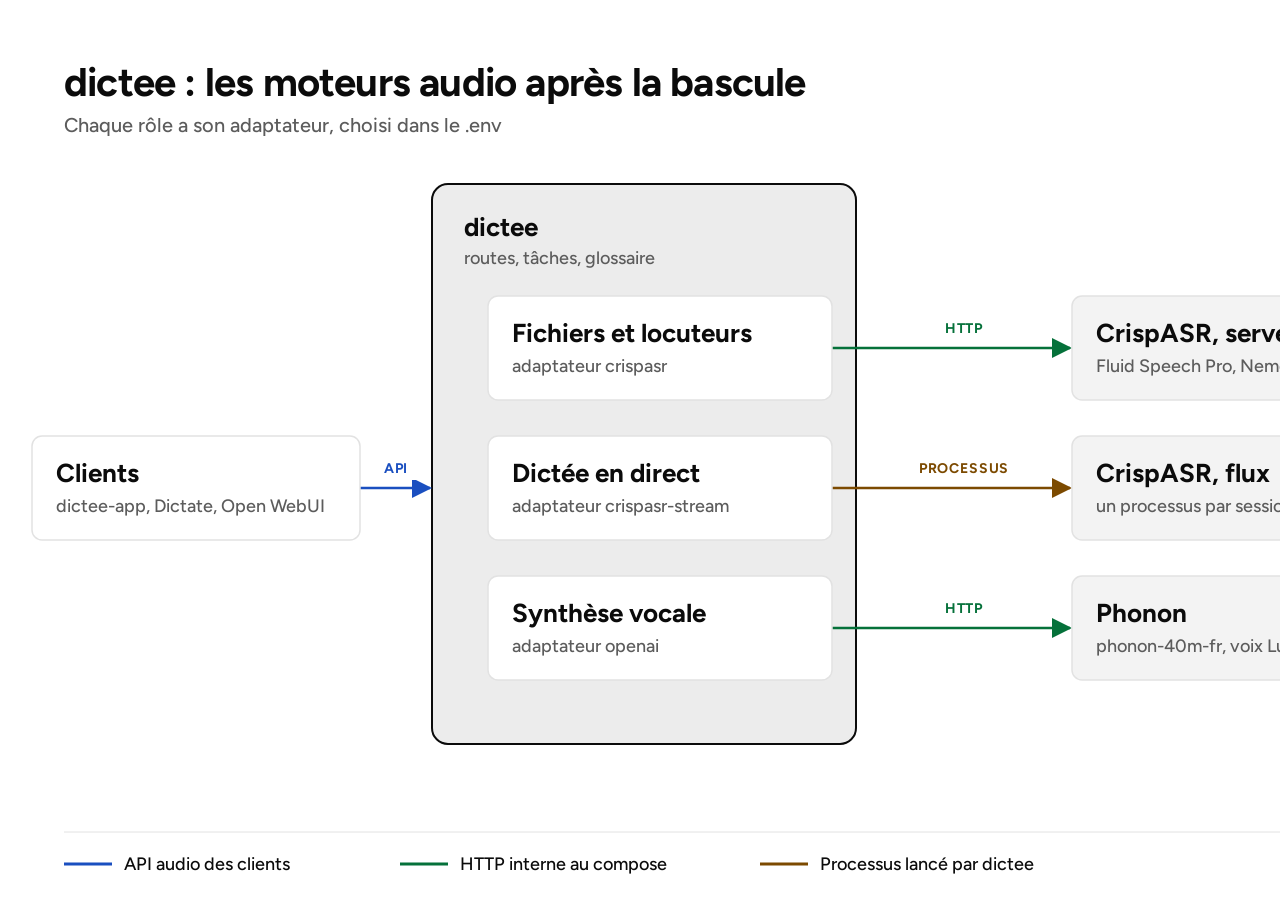
<file: docs/superpowers/specs/2026-11-28-moteurs-audio-schema.html>
<!doctype html>
<html lang="fr">
<head>
<meta charset="utf-8">
<meta name="viewport" content="width=device-width, initial-scale=1">
<title>dictee : les moteurs audio après la bascule</title>
<link rel="preconnect" href="https://fonts.googleapis.com">
<link rel="preconnect" href="https://fonts.gstatic.com" crossorigin>
<link href="https://fonts.googleapis.com/css2?family=Figtree:wght@500;700&display=swap" rel="stylesheet">
<style>
  html, body { margin: 0; background: #ffffff; }
  .wrap { overflow-x: auto; }
  svg { display: block; width: 1600px; min-width: 1600px; height: 900px; font-family: "Figtree", system-ui, sans-serif; }
  .title { font-size: 40px; font-weight: 700; letter-spacing: -0.02em; fill: #0b0b0b; }
  .lede { font-size: 20px; font-weight: 500; fill: #5c5c5c; }
  .name { font-size: 26px; font-weight: 700; fill: #0b0b0b; }
  .sub { font-size: 18px; font-weight: 500; fill: #5c5c5c; }
  .label { font-size: 14px; font-weight: 700; letter-spacing: 0.06em; text-anchor: middle; }
  .legend { font-size: 18px; font-weight: 500; fill: #0b0b0b; }
  .box { fill: #ffffff; stroke: #e2e2e2; stroke-width: 1.5; }
  .engine { fill: #f3f3f3; stroke: #e2e2e2; stroke-width: 1.5; }
  .focus { fill: #ececec; stroke: #0b0b0b; stroke-width: 2; }
</style>
</head>
<body>
<div class="wrap">
<svg viewBox="0 0 1600 900" role="img" aria-labelledby="2026-11-28-moteurs-audio-schema-title 2026-11-28-moteurs-audio-schema-desc">
  <title id="2026-11-28-moteurs-audio-schema-title">dictee : les moteurs audio après la bascule</title>
  <desc id="2026-11-28-moteurs-audio-schema-desc">Les clients appellent dictee, dont chaque rôle audio passe par un adaptateur vers CrispASR ou Phonon.</desc>
  <defs>
    <marker id="arrow-api" viewBox="0 0 10 10" refX="9" refY="5" markerWidth="8" markerHeight="8" orient="auto-start-reverse"><path d="M0,0 L10,5 L0,10 z" fill="#1a4fc0"/></marker>
    <marker id="arrow-http" viewBox="0 0 10 10" refX="9" refY="5" markerWidth="8" markerHeight="8" orient="auto-start-reverse"><path d="M0,0 L10,5 L0,10 z" fill="#05713a"/></marker>
    <marker id="arrow-proc" viewBox="0 0 10 10" refX="9" refY="5" markerWidth="8" markerHeight="8" orient="auto-start-reverse"><path d="M0,0 L10,5 L0,10 z" fill="#7c4a00"/></marker>
  </defs>

  <rect x="0" y="0" width="1600" height="900" fill="#ffffff"/>
  <text class="title" x="64" y="96">dictee : les moteurs audio après la bascule</text>
  <text class="lede" x="64" y="132">Chaque rôle a son adaptateur, choisi dans le .env</text>

  <!-- Zone dictee -->
  <rect class="focus" x="432" y="184" width="424" height="560" rx="16"/>
  <text class="name" x="464" y="236">dictee</text>
  <text class="sub" x="464" y="264">routes, tâches, glossaire</text>

  <!-- Liens, tracés avant les briques -->
  <line x1="360" y1="488" x2="430" y2="488" stroke="#1a4fc0" stroke-width="2.5" marker-end="url(#arrow-api)"/>
  <line x1="832" y1="348" x2="1070" y2="348" stroke="#05713a" stroke-width="2.5" marker-end="url(#arrow-http)"/>
  <line x1="832" y1="488" x2="1070" y2="488" stroke="#7c4a00" stroke-width="2.5" marker-end="url(#arrow-proc)"/>
  <line x1="832" y1="628" x2="1070" y2="628" stroke="#05713a" stroke-width="2.5" marker-end="url(#arrow-http)"/>

  <rect x="372" y="456" width="48" height="24" fill="#ffffff"/>
  <text class="label" x="396" y="473" fill="#1a4fc0">API</text>
  <rect x="928" y="316" width="72" height="24" fill="#ffffff"/>
  <text class="label" x="964" y="333" fill="#05713a">HTTP</text>
  <rect x="904" y="456" width="120" height="24" fill="#ffffff"/>
  <text class="label" x="964" y="473" fill="#7c4a00">PROCESSUS</text>
  <rect x="928" y="596" width="72" height="24" fill="#ffffff"/>
  <text class="label" x="964" y="613" fill="#05713a">HTTP</text>

  <!-- Clients -->
  <rect class="box" x="32" y="436" width="328" height="104" rx="10"/>
  <text class="name" x="56" y="482">Clients</text>
  <text class="sub" x="56" y="512">dictee-app, Dictate, Open WebUI</text>

  <!-- Rôles de dictee -->
  <rect class="box" x="488" y="296" width="344" height="104" rx="10"/>
  <text class="name" x="512" y="342">Fichiers et locuteurs</text>
  <text class="sub" x="512" y="372">adaptateur crispasr</text>

  <rect class="box" x="488" y="436" width="344" height="104" rx="10"/>
  <text class="name" x="512" y="482">Dictée en direct</text>
  <text class="sub" x="512" y="512">adaptateur crispasr-stream</text>

  <rect class="box" x="488" y="576" width="344" height="104" rx="10"/>
  <text class="name" x="512" y="622">Synthèse vocale</text>
  <text class="sub" x="512" y="652">adaptateur openai</text>

  <!-- Moteurs -->
  <rect class="engine" x="1072" y="296" width="448" height="104" rx="10"/>
  <text class="name" x="1096" y="342">CrispASR, serveur</text>
  <text class="sub" x="1096" y="372">Fluid Speech Pro, Nemotron 3</text>

  <rect class="engine" x="1072" y="436" width="448" height="104" rx="10"/>
  <text class="name" x="1096" y="482">CrispASR, flux</text>
  <text class="sub" x="1096" y="512">un processus par session</text>

  <rect class="engine" x="1072" y="576" width="448" height="104" rx="10"/>
  <text class="name" x="1096" y="622">Phonon</text>
  <text class="sub" x="1096" y="652">phonon-40m-fr, voix Lucien</text>

  <!-- Légende -->
  <line x1="64" y1="832" x2="1536" y2="832" stroke="#e2e2e2" stroke-width="1"/>
  <line x1="64" y1="864" x2="112" y2="864" stroke="#1a4fc0" stroke-width="3"/>
  <text class="legend" x="124" y="870">API audio des clients</text>
  <line x1="400" y1="864" x2="448" y2="864" stroke="#05713a" stroke-width="3"/>
  <text class="legend" x="460" y="870">HTTP interne au compose</text>
  <line x1="760" y1="864" x2="808" y2="864" stroke="#7c4a00" stroke-width="3"/>
  <text class="legend" x="820" y="870">Processus lancé par dictee</text>
</svg>
</div>
</body>
</html>
</file>
